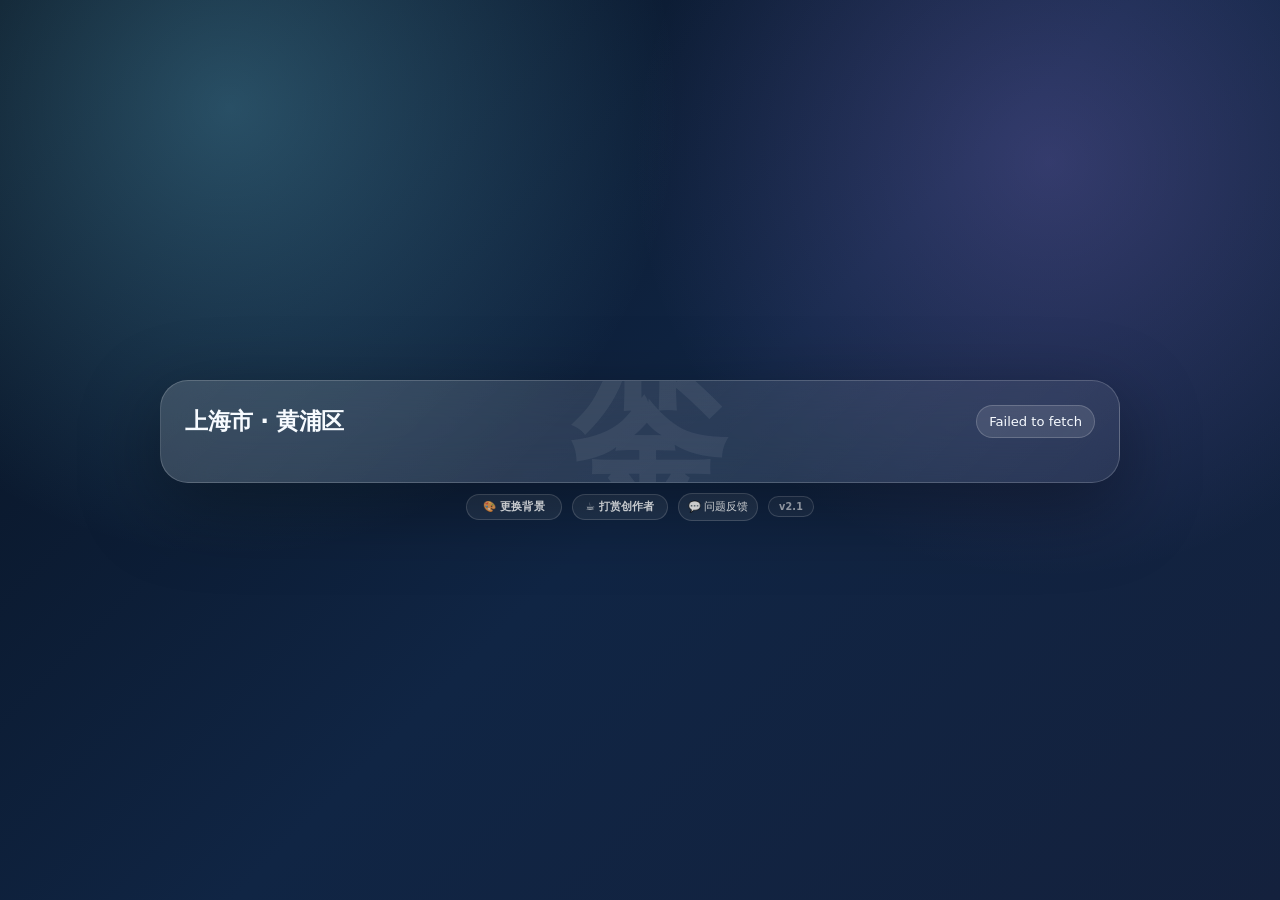
<file: index.html>
<!DOCTYPE html>
<html lang="zh-CN">
<head>
  <meta charset="UTF-8" />
  <meta name="viewport" content="width=device-width, initial-scale=1.0, maximum-scale=1.0, user-scalable=no, viewport-fit=cover" />
  <meta name="theme-color" content="#102544" />
  <meta name="mobile-web-app-capable" content="yes" />
  <meta name="apple-mobile-web-app-capable" content="yes" />
  <meta name="apple-mobile-web-app-title" content="晴雨天气" />
  <meta name="apple-mobile-web-app-status-bar-style" content="black-translucent" />
  <title>晴雨天气</title>
  <link rel="manifest" href="./manifest.webmanifest" />
  <link rel="icon" href="./icon.svg" type="image/svg+xml" />
  <link rel="icon" sizes="192x192" href="./icon-192.png" />
  <link rel="icon" sizes="512x512" href="./icon-512.png" />
  <link rel="apple-touch-icon" sizes="180x180" href="./apple-touch-icon.png" />
  <link rel="preload" href="./styles.css?v=33" as="style" />
  <link rel="preload" href="./app.js?v=38" as="script" />
  <link rel="stylesheet" href="./styles.css?v=33" />
</head>
<body>
  <main class="app-shell">
    <section class="weather-card">
      <section class="location-settings">
        <div>
          <h2 id="cityName">上海市 · 黄浦区</h2>
        </div>

        <button class="location-button" id="locationButton" type="button">位置设置</button>
      </section>

      <div class="forecast-grid">
        <section class="row" id="hourlyPanel" hidden>
          <div class="row-title">
            <h2>未来 24 小时</h2>
          </div>
          <div class="hourly-list" id="hourlyList"></div>
        </section>

        <section class="row" id="dailyPanel" hidden>
          <div class="row-title">
            <h2>未来 7 天</h2>
          </div>
          <div class="daily-list" id="dailyList"></div>
        </section>
      </div>
    </section>

    <div class="bottom-actions">
      <button class="theme-button" id="themeButton" type="button">🎨 更换背景</button>
      <button class="donate-button" id="donateButton" type="button">☕ 打赏创作者</button>
      <button class="feedback-button" id="feedbackButton" type="button">💬 问题反馈</button>
      <span class="version-badge">v2.1</span>
    </div>
  </main>

  <dialog class="feedback-dialog" id="feedbackDialog">
    <form class="feedback-dialog-card" id="feedbackForm" method="dialog">
      <div class="feedback-dialog-header">
        <h3>💬 问题反馈</h3>
        <button class="dialog-close" id="closeFeedbackDialog" type="button" aria-label="关闭">×</button>
      </div>
      <p class="feedback-dialog-desc">遇到问题或有建议？请告诉我们，我们会尽快改进。</p>
      <textarea
        class="feedback-input"
        id="feedbackInput"
        placeholder="请描述你遇到的问题或建议..."
        rows="4"
        required
      ></textarea>
      <button class="feedback-submit" type="submit">提交反馈</button>
    </form>
  </dialog>

  <dialog class="feedback-dialog" id="feedbackListDialog">
    <form class="feedback-dialog-card" method="dialog">
      <div class="feedback-dialog-header">
        <h3>📋 反馈列表</h3>
        <button class="dialog-close" id="closeFeedbackListDialog" type="button" aria-label="关闭">×</button>
      </div>
      <div class="feedback-list" id="feedbackList"></div>
      <button class="feedback-export" id="feedbackExport" type="button">导出反馈</button>
    </form>
  </dialog>

  <dialog class="donate-dialog" id="donateDialog">
    <form class="donate-dialog-card" method="dialog">
      <div class="donate-dialog-header">
        <h3>☕ 打赏创作者</h3>
        <button class="dialog-close" id="closeDonateDialog" type="button" aria-label="关闭">×</button>
      </div>
      <p class="donate-dialog-desc">如果这个天气 App 对你有帮助，欢迎打赏支持～</p>
      <div class="donate-qr-link">
        <img class="donate-qr" src="./donate-qr.jpeg" alt="微信收款二维码" />
      </div>
      <p class="donate-tip">请截图保存到相册，然后用微信扫一扫识别😊</p>
    </form>
  </dialog>

  <dialog class="theme-dialog" id="themeDialog">
    <form class="theme-dialog-card" method="dialog">
      <div class="theme-dialog-header">
        <h3>🎨 更换背景颜色</h3>
        <button class="dialog-close" id="closeThemeDialog" type="button" aria-label="关闭">×</button>
      </div>
      <p class="theme-dialog-desc">选择你喜欢的背景主题（需支付 ¥1 解锁）</p>
      <div class="theme-options" id="themeOptions">
        <button type="button" class="theme-option" data-theme="default">
          <span class="theme-preview" style="background: linear-gradient(135deg, #07111f, #102544, #14213d)"></span>
          <span class="theme-name">深空蓝（默认）</span>
        </button>
        <button type="button" class="theme-option" data-theme="sunset">
          <span class="theme-preview" style="background: linear-gradient(135deg, #1a0a0a, #3d1421, #4a1942)"></span>
          <span class="theme-name">落日紫</span>
        </button>
        <button type="button" class="theme-option" data-theme="forest">
          <span class="theme-preview" style="background: linear-gradient(135deg, #0a1a0f, #143d28, #1a4a32)"></span>
          <span class="theme-name">森林绿</span>
        </button>
        <button type="button" class="theme-option" data-theme="ocean">
          <span class="theme-preview" style="background: linear-gradient(135deg, #0a0f1a, #0d2847, #0e3a5e)"></span>
          <span class="theme-name">深海蓝</span>
        </button>
        <button type="button" class="theme-option" data-theme="aurora">
          <span class="theme-preview" style="background: linear-gradient(135deg, #0f1a0a, #1a3d14, #2d4a1a)"></span>
          <span class="theme-name">极光绿</span>
        </button>
        <button type="button" class="theme-option" data-theme="rose">
          <span class="theme-preview" style="background: linear-gradient(135deg, #1a0a14, #3d1428, #4a1938)"></span>
          <span class="theme-name">玫瑰粉</span>
        </button>
      </div>
      <div class="theme-pay-section" id="themePaySection" hidden>
        <p class="theme-pay-info">请使用支付宝扫描下方二维码支付 <strong>¥1</strong></p>
        <a href="alipays://platformapi/startapp" class="theme-pay-link" onclick="window.location.href='alipays://platformapi/startapp';return false;" title="点击打开支付宝">
          <img class="theme-pay-qr" id="themePayQr" src="./pay-qr.jpeg" alt="支付宝收款码" />
        </a>
        <p class="theme-pay-tip" id="theme-pay-tip">支付后支付宝会收到密码</p>
        <div class="theme-code-row">
          <input class="theme-code-input" id="themeCodeInput" type="text" maxlength="20" placeholder="输入解锁密码" autocomplete="off" />
          <button class="theme-code-btn" id="themeCodeBtn" type="button">确认解锁</button>
        </div>
      </div>
    </form>
  </dialog>

  <dialog class="city-dialog" id="cityDialog">
    <form class="city-dialog-card" id="cityForm" method="dialog">
      <div class="city-dialog-header">
        <h3>选择城市位置</h3>
        <button class="dialog-close" id="closeCityDialog" type="button" aria-label="关闭">×</button>
      </div>

      <input
        class="city-input"
        id="cityInput"
        type="search"
        placeholder="输入城市或区县，例如：北京、杭州、黄浦区"
        autocomplete="off"
        aria-label="输入城市或区县"
      />

      <div class="city-suggestions" id="citySuggestions" hidden></div>

      <div class="city-options" aria-label="常用城市">
        <button type="button" data-city="上海">上海</button>
        <button type="button" data-city="北京">北京</button>
        <button type="button" data-city="广州">广州</button>
        <button type="button" data-city="深圳">深圳</button>
        <button type="button" data-city="杭州">杭州</button>
        <button type="button" data-city="成都">成都</button>
      </div>

      <button class="city-submit" type="submit">确定</button>
    </form>
  </dialog>

  <template id="hourlyTemplate">
    <article class="hourly-card">
      <p class="hourly-time"></p>
      <div class="hourly-row2">
        <div class="hourly-icon"></div>
        <strong class="hourly-temp"></strong>
        <span class="hourly-extra"></span>
      </div>
    </article>
  </template>

  <template id="dailyTemplate">
    <article class="daily-card">
      <p class="daily-date"></p>
      <div class="daily-row2">
        <div class="daily-icon"></div>
        <strong class="daily-temp"></strong>
        <span class="daily-extra"></span>
      </div>
    </article>
  </template>

  <script src="./city-data.js?v=2"></script>
  <script src="./app.js?v=38" defer></script>
</body>
</html>
</file>
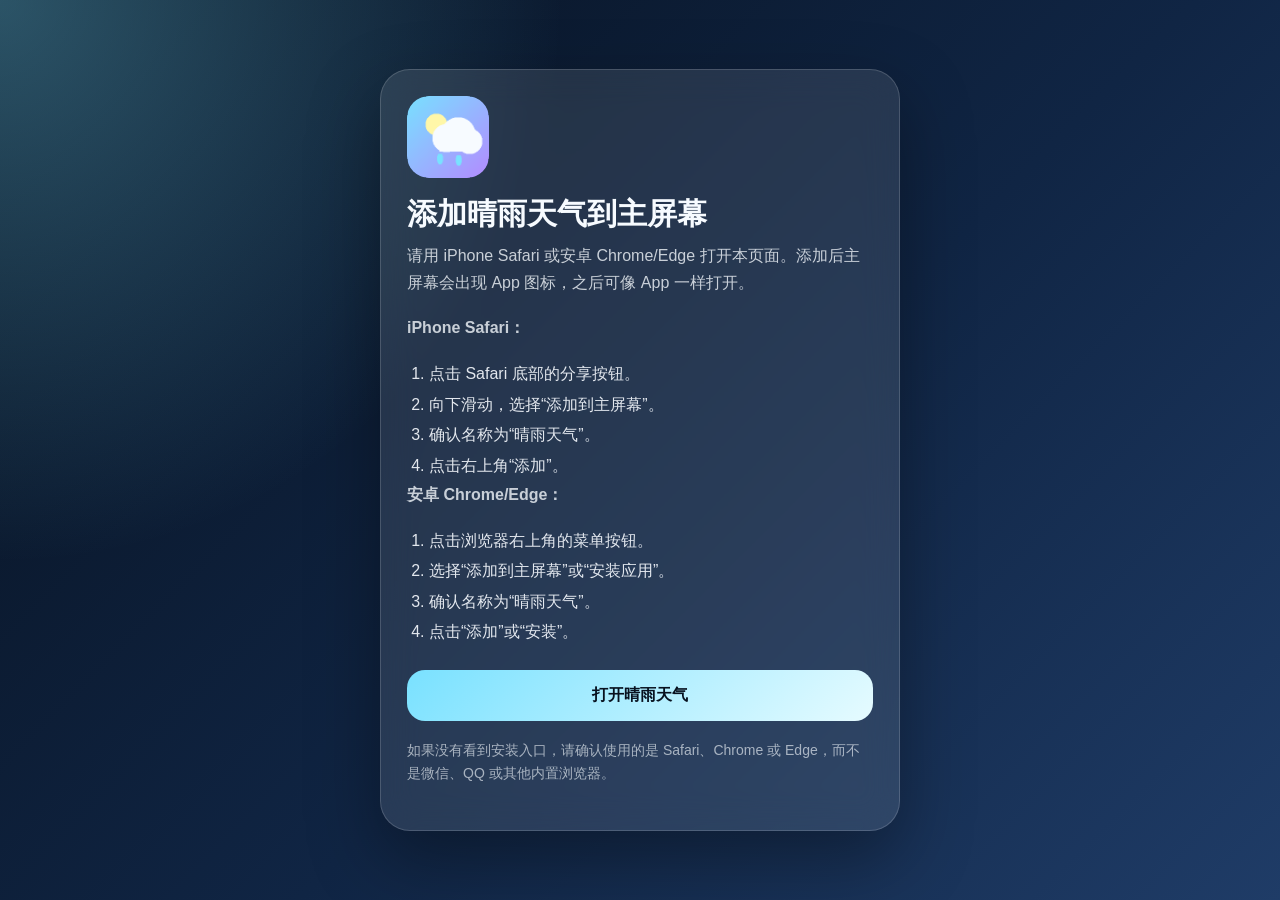
<file: install-guide.html>
<!doctype html>
<html lang="zh-CN">
<head>
  <meta charset="utf-8">
  <meta name="viewport" content="width=device-width, initial-scale=1, viewport-fit=cover">
  <meta name="theme-color" content="#102544">
  <link rel="manifest" href="./manifest.webmanifest">
  <title>添加晴雨天气到主屏幕</title>
  <style>
    * {
      box-sizing: border-box;
    }

    body {
      min-height: 100vh;
      min-height: 100dvh;
      margin: 0;
      padding: max(24px, env(safe-area-inset-top)) 18px max(24px, env(safe-area-inset-bottom));
      display: grid;
      place-items: center;
      font-family: -apple-system, BlinkMacSystemFont, "Segoe UI", "PingFang SC", sans-serif;
      color: #f7fbff;
      background:
        radial-gradient(circle at top left, rgba(121, 225, 255, .32), transparent 36%),
        linear-gradient(135deg, #07111f, #102544 55%, #1f3c67);
    }

    main {
      width: min(520px, 100%);
      padding: 26px;
      border: 1px solid rgba(255, 255, 255, .16);
      border-radius: 30px;
      background: rgba(255, 255, 255, .1);
      box-shadow: 0 28px 70px rgba(0, 0, 0, .35);
      backdrop-filter: blur(18px);
    }

    img {
      width: 82px;
      height: 82px;
      border-radius: 22px;
      display: block;
      margin-bottom: 18px;
    }

    h1 {
      margin: 0 0 10px;
      font-size: 30px;
      line-height: 1.2;
    }

    p {
      margin: 0 0 18px;
      color: rgba(247, 251, 255, .78);
      line-height: 1.7;
    }

    ol {
      margin: 0;
      padding-left: 22px;
      color: rgba(247, 251, 255, .9);
      line-height: 1.9;
    }

    a {
      display: block;
      margin-top: 22px;
      padding: 15px 18px;
      border-radius: 18px;
      color: #07111f;
      font-weight: 800;
      text-align: center;
      text-decoration: none;
      background: linear-gradient(135deg, #79e1ff, #e6fbff);
    }

    .note {
      margin-top: 18px;
      font-size: 14px;
      color: rgba(247, 251, 255, .62);
    }
  </style>
</head>
<body>
  <main>
    <img src="./apple-touch-icon.png" alt="晴雨天气图标">
    <h1>添加晴雨天气到主屏幕</h1>
    <p>请用 iPhone Safari 或安卓 Chrome/Edge 打开本页面。添加后主屏幕会出现 App 图标，之后可像 App 一样打开。</p>
    <p><strong>iPhone Safari：</strong></p>
    <ol>
      <li>点击 Safari 底部的分享按钮。</li>
      <li>向下滑动，选择“添加到主屏幕”。</li>
      <li>确认名称为“晴雨天气”。</li>
      <li>点击右上角“添加”。</li>
    </ol>
    <p><strong>安卓 Chrome/Edge：</strong></p>
    <ol>
      <li>点击浏览器右上角的菜单按钮。</li>
      <li>选择“添加到主屏幕”或“安装应用”。</li>
      <li>确认名称为“晴雨天气”。</li>
      <li>点击“添加”或“安装”。</li>
    </ol>
    <a href="./index.html">打开晴雨天气</a>
    <p class="note">如果没有看到安装入口，请确认使用的是 Safari、Chrome 或 Edge，而不是微信、QQ 或其他内置浏览器。</p>
  </main>
</body>
</html>
</file>
<file: styles.css>
:root {
  color-scheme: dark;
  --card: rgba(255, 255, 255, 0.1);
  --card-strong: rgba(255, 255, 255, 0.16);
  --text: #f7fbff;
  --muted: rgba(247, 251, 255, 0.68);
  --line: rgba(255, 255, 255, 0.18);
  --accent: #79e1ff;
  --accent-2: #b48cff;
  --danger: #ffb4b4;
  --shadow: 0 24px 80px rgba(0, 0, 0, 0.38);
}

* {
  box-sizing: border-box;
}

body {
  min-height: 100vh;
  min-height: 100dvh;
  margin: 0;
  font-family: system-ui, -apple-system, BlinkMacSystemFont, "Segoe UI", "PingFang SC", "Hiragino Sans GB", "Microsoft YaHei", "Helvetica Neue", sans-serif;
  color: var(--text);
  background:
    radial-gradient(circle at 18% 12%, rgba(121, 225, 255, 0.28), transparent 28rem),
    radial-gradient(circle at 82% 18%, rgba(180, 140, 255, 0.22), transparent 26rem),
    linear-gradient(135deg, #07111f 0%, #102544 52%, #14213d 100%);
}

button,
input {
  font: inherit;
}

.app-shell {
  width: min(960px, calc(100% - 28px));
  min-height: 100vh;
  min-height: 100dvh;
  margin: 0 auto;
  padding: max(28px, env(safe-area-inset-top)) 0 max(28px, env(safe-area-inset-bottom));
  transition: transform 0.25s ease;
  display: flex;
  flex-direction: column;
  justify-content: center;
}

.weather-card {
  position: relative;
  overflow: hidden;
  border: 1px solid var(--line);
  border-radius: 28px;
  background: linear-gradient(135deg, rgba(255, 255, 255, 0.16), rgba(255, 255, 255, 0.07));
  box-shadow: var(--shadow);
  backdrop-filter: blur(24px);
  padding: 24px;
}

.weather-card::before {
  content: "銮";
  position: absolute;
  top: -30px;
  left: 50%;
  z-index: 0;
  color: rgba(255, 255, 255, 0.065);
  font-size: clamp(4.8rem, 20vw, 10rem);
  font-weight: 900;
  line-height: 1;
  letter-spacing: -0.1em;
  pointer-events: none;
  transform: translateX(-50%);
  user-select: none;
}

.location-settings,
.row-title {
  position: relative;
  z-index: 1;
  display: flex;
  align-items: center;
  justify-content: space-between;
  gap: 20px;
  align-items: center;
  justify-content: space-between;
  gap: 18px;
}

h1,
h2,
p {
  margin-top: 0;
}

h1 {
  margin-bottom: 8px;
  font-size: clamp(1.8rem, 5vw, 3.2rem);
  line-height: 1;
  letter-spacing: -0.06em;
}

.location-settings {
  padding-bottom: 20px;
}

.location-settings h2 {
  margin: 0;
  font-size: clamp(1rem, 2.8vw, 1.45rem);
  letter-spacing: -0.02em;
}

.location-button {
  border: 1px solid var(--line);
  border-radius: 999px;
  padding: 8px 12px;
  color: var(--text);
  font-size: 0.82rem;
  background: rgba(255, 255, 255, 0.11);
  cursor: pointer;
  transition: transform 180ms ease, background 180ms ease;
}

.location-button:hover {
  transform: translateY(-1px);
  background: rgba(255, 255, 255, 0.18);
}

.city-dialog {
  width: min(420px, calc(100% - 32px));
  border: 1px solid var(--line);
  border-radius: 24px;
  color: var(--text);
  background: rgba(13, 28, 50, 0.96);
  box-shadow: var(--shadow);
  backdrop-filter: blur(24px);
}

.city-dialog::backdrop {
  background: rgba(3, 10, 20, 0.58);
}

.city-dialog-card {
  display: grid;
  gap: 14px;
  margin: 0;
}

.city-dialog-header {
  display: flex;
  align-items: center;
  justify-content: space-between;
  gap: 12px;
}

.city-dialog-header h3 {
  margin: 0;
  font-size: 1.05rem;
}

.dialog-close {
  width: 34px;
  height: 34px;
  border: 1px solid var(--line);
  border-radius: 999px;
  color: var(--text);
  font-size: 1.2rem;
  background: rgba(255, 255, 255, 0.08);
  cursor: pointer;
}

.city-input {
  width: 100%;
  border: 1px solid var(--line);
  border-radius: 16px;
  outline: 0;
  padding: 13px 14px;
  color: var(--text);
  background: rgba(255, 255, 255, 0.1);
}

.city-input::placeholder {
  color: rgba(247, 251, 255, 0.48);
}

.city-suggestions {
  display: grid;
  gap: 8px;
  max-height: 220px;
  overflow-y: auto;
}

.city-suggestion {
  display: flex;
  align-items: center;
  justify-content: space-between;
  gap: 12px;
  width: 100%;
  border: 1px solid var(--line);
  border-radius: 14px;
  padding: 10px 12px;
  color: var(--text);
  text-align: left;
  background: rgba(255, 255, 255, 0.09);
  cursor: pointer;
}

.city-suggestion:hover {
  background: rgba(255, 255, 255, 0.16);
}

.city-suggestion span {
  color: var(--muted);
  font-size: 0.82rem;
}

.city-options {
  display: grid;
  grid-template-columns: repeat(3, 1fr);
  gap: 8px;
}

.city-options button,
.city-submit {
  border: 1px solid var(--line);
  border-radius: 14px;
  color: var(--text);
  background: rgba(255, 255, 255, 0.1);
  cursor: pointer;
}

.city-options button {
  padding: 10px 8px;
}

.city-submit {
  padding: 12px;
  color: #06111e;
  font-weight: 800;
  background: linear-gradient(135deg, var(--accent), #e6fbff);
}

.forecast-grid > .row {
  flex: 1 1 0;
  min-width: 0;
  padding: 0;
}

.forecast-grid > .row:first-child {
  border-right: 1px solid var(--line);
  padding-right: 16px;
}

.forecast-grid > .row:last-child {
  padding-left: 16px;
}

#weatherDescription {
  margin-bottom: 0;
  color: var(--muted);
  font-size: 0.94rem;
}

.row-title h2 {
  margin-bottom: 6px;
  font-size: 1.25rem;
}

.forecast-grid {
  display: flex;
  gap: 16px;
}

.hourly-list,
.daily-list {
  display: grid;
  gap: 8px;
  margin-top: 12px;
  overflow-x: hidden;
  touch-action: pan-y;
}

.hourly-list {
  grid-auto-flow: row;
  grid-auto-columns: 1fr;
  grid-template-columns: 1fr;
  overflow-y: auto;
  max-height: 420px;
  padding-right: 4px;
}

.daily-list {
  grid-auto-flow: row;
  grid-auto-columns: 1fr;
  grid-template-columns: 1fr;
  overflow-y: auto;
  max-height: 420px;
  padding-right: 4px;
}

.hourly-list::-webkit-scrollbar,
.daily-list::-webkit-scrollbar {
  width: 6px;
}

.hourly-list::-webkit-scrollbar-track,
.daily-list::-webkit-scrollbar-track {
  border-radius: 999px;
  background: rgba(255, 255, 255, 0.08);
}

.hourly-list::-webkit-scrollbar-thumb,
.daily-list::-webkit-scrollbar-thumb {
  border-radius: 999px;
  background: rgba(121, 225, 255, 0.55);
}

.hourly-card,
.daily-card {
  display: flex;
  flex-direction: column;
  align-items: center;
  gap: 2px;
  padding: 6px 8px;
  border: 1px solid var(--line);
  border-radius: 14px;
  background: var(--card);
  overflow: hidden;
  min-width: 0;
  text-align: center;
}

.hourly-list .hourly-card,
.daily-list .daily-card {
  width: 100%;
}

.hourly-time,
.daily-date {
  margin-bottom: 0;
  color: var(--muted);
  font-size: 0.68rem;
}

.hourly-row2,
.daily-row2 {
  display: flex;
  align-items: center;
  justify-content: center;
  gap: 6px;
}

.hourly-icon,
.daily-icon {
  font-size: 1.15rem;
}

.hourly-temp,
.daily-temp {
  margin-bottom: 0;
  font-size: 0.82rem;
}

.hourly-extra,
.daily-extra {
  margin-bottom: 0;
  color: var(--muted);
  font-size: 0.68rem;
}

[hidden] {
  display: none !important;
}

@media (max-width: 860px) {
  .row-title {
    align-items: flex-start;
    flex-direction: column;
  }

  .hourly-list {
    max-height: 360px;
  }

  .daily-list {
    max-height: 360px;
  }
}

@media (max-width: 560px) {
  .app-shell {
    width: min(100% - 20px, 1120px);
    padding: 20px 0;
  }

  .weather-card {
    border-radius: 22px;
    padding: 18px;
  }

}

/* ── 打赏 ── */

.bottom-actions {
  display: flex;
  align-items: center;
  justify-content: center;
  gap: 10px;
  margin-top: 10px;
}

.donate-button {
  display: block;
  width: fit-content;
  min-width: 96px;
  border: 1px solid var(--line);
  border-radius: 999px;
  padding: 5px 8px;
  color: var(--text);
  font-size: 0.66rem;
  font-weight: 600;
  letter-spacing: 0.01em;
  background: rgba(255, 255, 255, 0.08);
  cursor: pointer;
  transition: transform 180ms ease, background 180ms ease;
}

.donate-button:hover {
  transform: translateY(-1px);
  background: rgba(255, 255, 255, 0.15);
}

.theme-button {
  display: block;
  width: fit-content;
  min-width: 96px;
  border: 1px solid var(--line);
  border-radius: 999px;
  padding: 5px 8px;
  color: var(--text);
  font-size: 0.66rem;
  font-weight: 600;
  letter-spacing: 0.01em;
  background: rgba(255, 255, 255, 0.08);
  cursor: pointer;
  transition: transform 180ms ease, background 180ms ease;
}

.theme-button:hover {
  transform: translateY(-1px);
  background: rgba(255, 255, 255, 0.15);
}

.version-badge {
  display: inline-block;
  border: 1px solid var(--line);
  border-radius: 999px;
  padding: 4px 10px;
  color: var(--muted);
  font-size: 0.6rem;
  font-weight: 600;
  background: rgba(255, 255, 255, 0.05);
  letter-spacing: 0.02em;
}

.theme-dialog {
  width: min(420px, calc(100% - 24px));
  border: 1px solid var(--line);
  border-radius: 24px;
  color: var(--text);
  background: rgba(13, 28, 50, 0.96);
  box-shadow: var(--shadow);
  backdrop-filter: blur(24px);
}

.theme-dialog::backdrop {
  background: rgba(3, 10, 20, 0.58);
}

.theme-dialog-card {
  display: grid;
  gap: 14px;
  margin: 0;
}

.theme-dialog-header {
  display: flex;
  align-items: center;
  justify-content: space-between;
  gap: 12px;
}

.theme-dialog-header h3 {
  margin: 0;
  font-size: 1.05rem;
}

.theme-dialog-desc {
  margin: 0;
  color: var(--muted);
  font-size: 0.82rem;
}

.theme-options {
  display: grid;
  grid-template-columns: repeat(3, 1fr);
  gap: 8px;
}

.theme-option {
  display: flex;
  flex-direction: column;
  align-items: center;
  gap: 6px;
  padding: 10px 6px;
  border: 1px solid var(--line);
  border-radius: 14px;
  background: rgba(255, 255, 255, 0.06);
  color: var(--text);
  font-size: 0.68rem;
  cursor: pointer;
  transition: transform 180ms ease, background 180ms ease, border-color 180ms ease;
}

.theme-option:hover {
  transform: translateY(-1px);
  background: rgba(255, 255, 255, 0.12);
}

.theme-option.active {
  border-color: var(--accent);
  background: rgba(121, 225, 255, 0.12);
}

.theme-preview {
  width: 100%;
  aspect-ratio: 16/9;
  border-radius: 8px;
}

.theme-name {
  font-size: 0.68rem;
  color: var(--muted);
}

.theme-pay-section {
  display: flex;
  flex-direction: column;
  align-items: center;
  gap: 8px;
}

.theme-pay-info {
  margin: 0;
  font-size: 0.82rem;
  color: var(--text);
}

.theme-pay-link {
  display: block;
  width: fit-content;
  margin: 0 auto;
}

.theme-pay-qr {
  width: 160px;
  height: 160px;
  border-radius: 12px;
  border: 1px solid var(--line);
  display: block;
}

.theme-pay-tip {
  margin: 0;
  font-size: 0.68rem;
  color: var(--muted);
  text-align: center;
}

.theme-code-row {
  display: flex;
  gap: 8px;
  width: 100%;
}

.theme-code-input {
  flex: 1;
  border: 1px solid var(--line);
  border-radius: 12px;
  padding: 8px 12px;
  color: var(--text);
  font-size: 16px;
  background: rgba(255, 255, 255, 0.08);
  outline: none;
  letter-spacing: 0.15em;
  text-align: center;
}

.theme-code-input::placeholder {
  color: var(--muted);
  font-size: 0.72rem;
  letter-spacing: 0;
}

.theme-code-input:focus {
  border-color: var(--accent);
}

.theme-code-btn {
  border: 1px solid var(--accent);
  border-radius: 12px;
  padding: 8px 16px;
  color: var(--bg);
  font-size: 0.78rem;
  font-weight: 600;
  background: var(--accent);
  cursor: pointer;
  white-space: nowrap;
  transition: opacity 180ms ease;
}

.theme-code-btn:disabled {
  opacity: 0.5;
  cursor: not-allowed;
}

.theme-code-btn:hover:not(:disabled) {
  opacity: 0.85;
}

.donate-dialog {
  width: min(420px, calc(100% - 24px));
  border: 1px solid var(--line);
  border-radius: 24px;
  color: var(--text);
  background: rgba(13, 28, 50, 0.96);
  box-shadow: var(--shadow);
  backdrop-filter: blur(24px);
}

.donate-dialog::backdrop {
  background: rgba(3, 10, 20, 0.58);
}

.donate-dialog-card {
  display: grid;
  gap: 16px;
  margin: 0;
  text-align: center;
}

.donate-dialog-header {
  display: flex;
  align-items: center;
  justify-content: space-between;
}

.donate-dialog-header h3 {
  margin: 0;
  font-size: 1.05rem;
}

.donate-dialog-desc {
  margin: 0;
  color: var(--muted);
  font-size: 0.9rem;
  line-height: 1.6;
}

.donate-qr-link {
  display: block;
  width: fit-content;
  margin: 0 auto;
  padding: 10px;
  border-radius: 22px;
  background: #fff;
}

.donate-qr {
  width: min(280px, 70vw);
  height: min(280px, 70vw);
  border-radius: 12px;
  margin: 0 auto;
  display: block;
  object-fit: contain;
}

.donate-tip {
  margin: 0;
  color: rgba(247, 251, 255, 0.72);
  font-size: 0.82rem;
  line-height: 1.65;
}

/* ── 反馈 ── */

.feedback-button {
  display: block;
  width: fit-content;
  min-width: 80px;
  height: 28px;
  border: 1px solid var(--line);
  border-radius: 999px;
  padding: 0 8px;
  color: var(--text);
  font-size: 0.66rem;
  background: rgba(255, 255, 255, 0.08);
  cursor: pointer;
  transition: transform 180ms ease, background 180ms ease;
}

.feedback-button:hover {
  transform: translateY(-1px);
  background: rgba(255, 255, 255, 0.15);
}

.feedback-dialog {
  width: min(420px, calc(100% - 24px));
  border: 1px solid var(--line);
  border-radius: 24px;
  color: var(--text);
  background: rgba(13, 28, 50, 0.96);
  box-shadow: var(--shadow);
  backdrop-filter: blur(24px);
}

.feedback-dialog::backdrop {
  background: rgba(3, 10, 20, 0.58);
}

.feedback-dialog-card {
  display: grid;
  gap: 14px;
  margin: 0;
}

.feedback-dialog-header {
  display: flex;
  align-items: center;
  justify-content: space-between;
  gap: 12px;
}

.feedback-dialog-header h3 {
  margin: 0;
  font-size: 1.05rem;
}

.feedback-dialog-desc {
  margin: 0;
  color: var(--muted);
  font-size: 0.88rem;
  line-height: 1.6;
}

.feedback-input {
  width: 100%;
  border: 1px solid var(--line);
  border-radius: 16px;
  outline: 0;
  padding: 12px 14px;
  color: var(--text);
  font-size: 0.92rem;
  line-height: 1.6;
  background: rgba(255, 255, 255, 0.08);
  resize: vertical;
  font-family: inherit;
}

.feedback-input::placeholder {
  color: rgba(247, 251, 255, 0.42);
}

.feedback-submit {
  padding: 12px;
  border: 0;
  border-radius: 14px;
  color: #06111e;
  font-size: 0.95rem;
  font-weight: 800;
  background: linear-gradient(135deg, var(--accent), #e6fbff);
  cursor: pointer;
}

.feedback-list {
  display: grid;
  gap: 10px;
  max-height: 320px;
  overflow-y: auto;
  padding-right: 4px;
}

.feedback-item {
  padding: 10px 12px;
  border: 1px solid var(--line);
  border-radius: 14px;
  background: rgba(255, 255, 255, 0.06);
}

.feedback-item-time {
  margin: 0 0 4px;
  color: var(--muted);
  font-size: 0.75rem;
}

.feedback-item-text {
  margin: 0;
  font-size: 0.9rem;
  line-height: 1.55;
  word-break: break-word;
}

.feedback-export {
  padding: 10px;
  border: 1px solid var(--line);
  border-radius: 12px;
  color: var(--text);
  font-size: 0.88rem;
  background: rgba(255, 255, 255, 0.1);
  cursor: pointer;
}

.feedback-empty {
  text-align: center;
  color: var(--muted);
  font-size: 0.88rem;
  padding: 20px 0;
}
</file>
